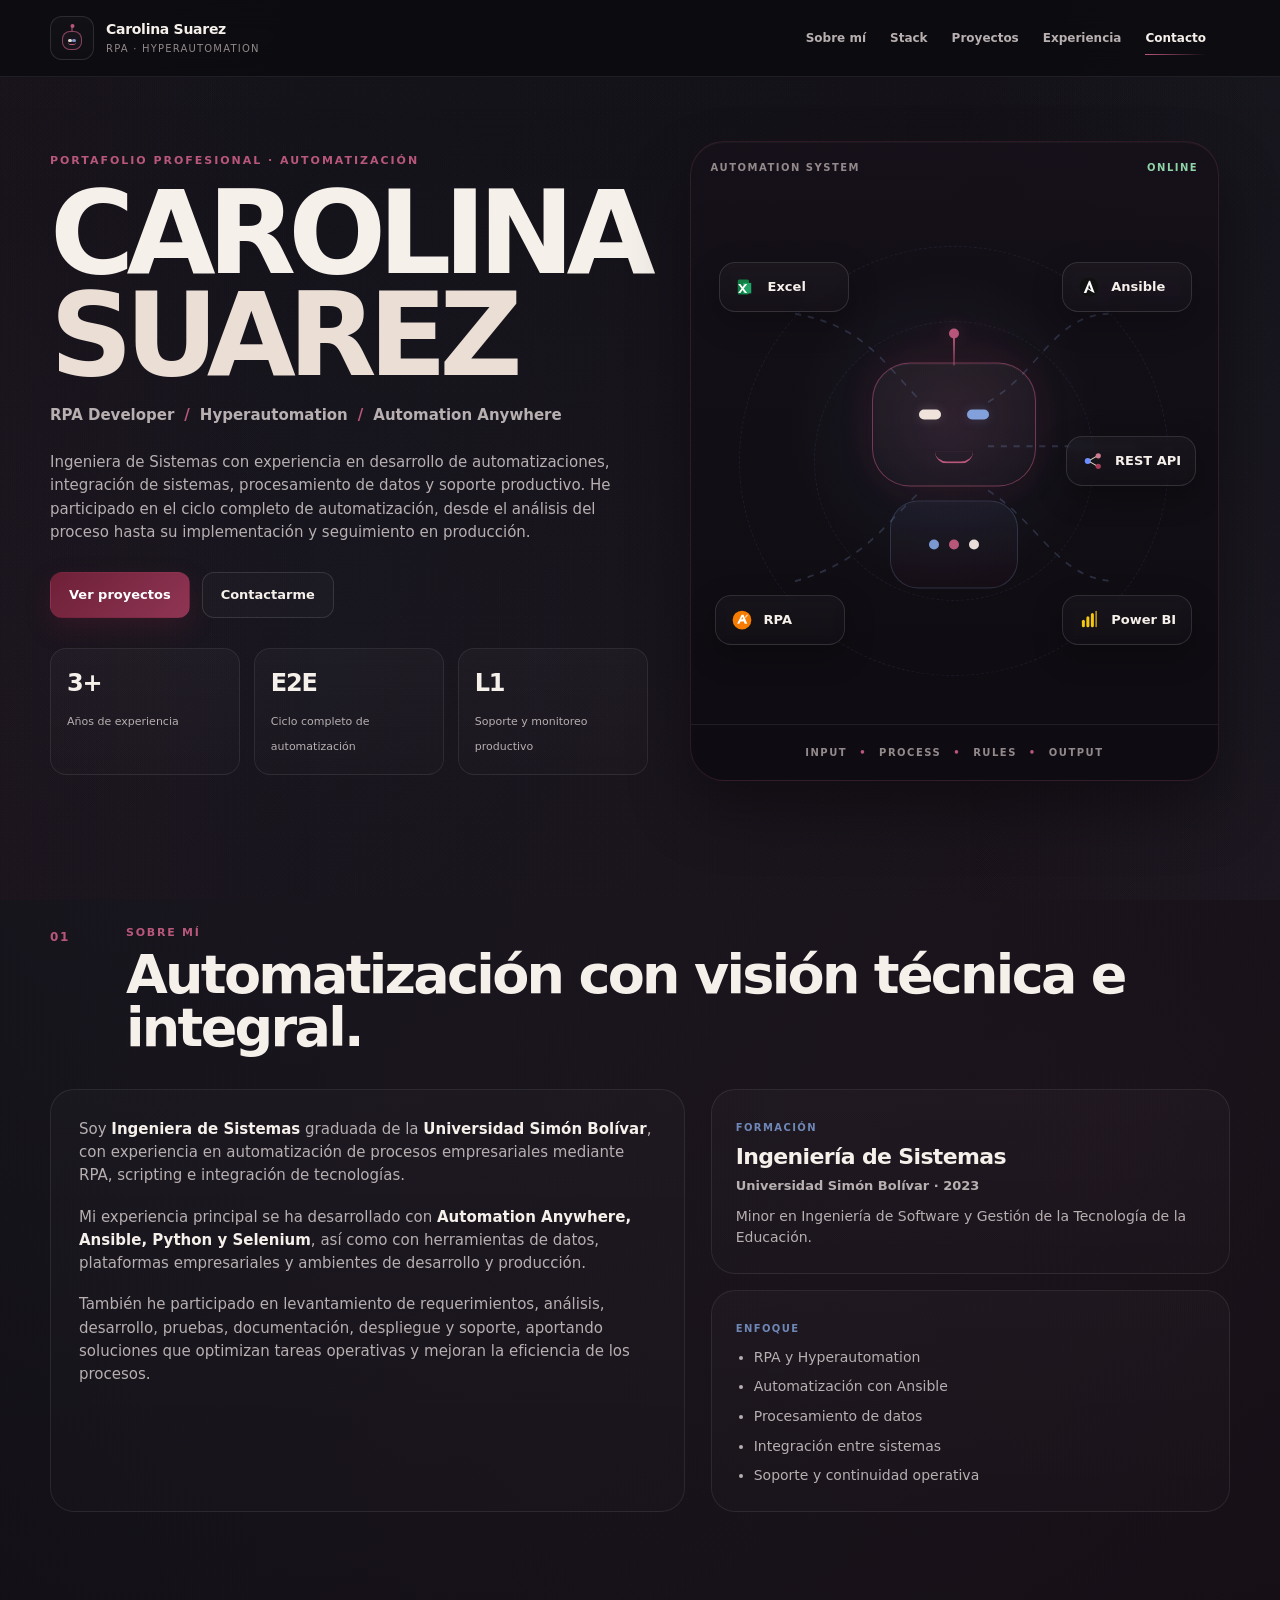
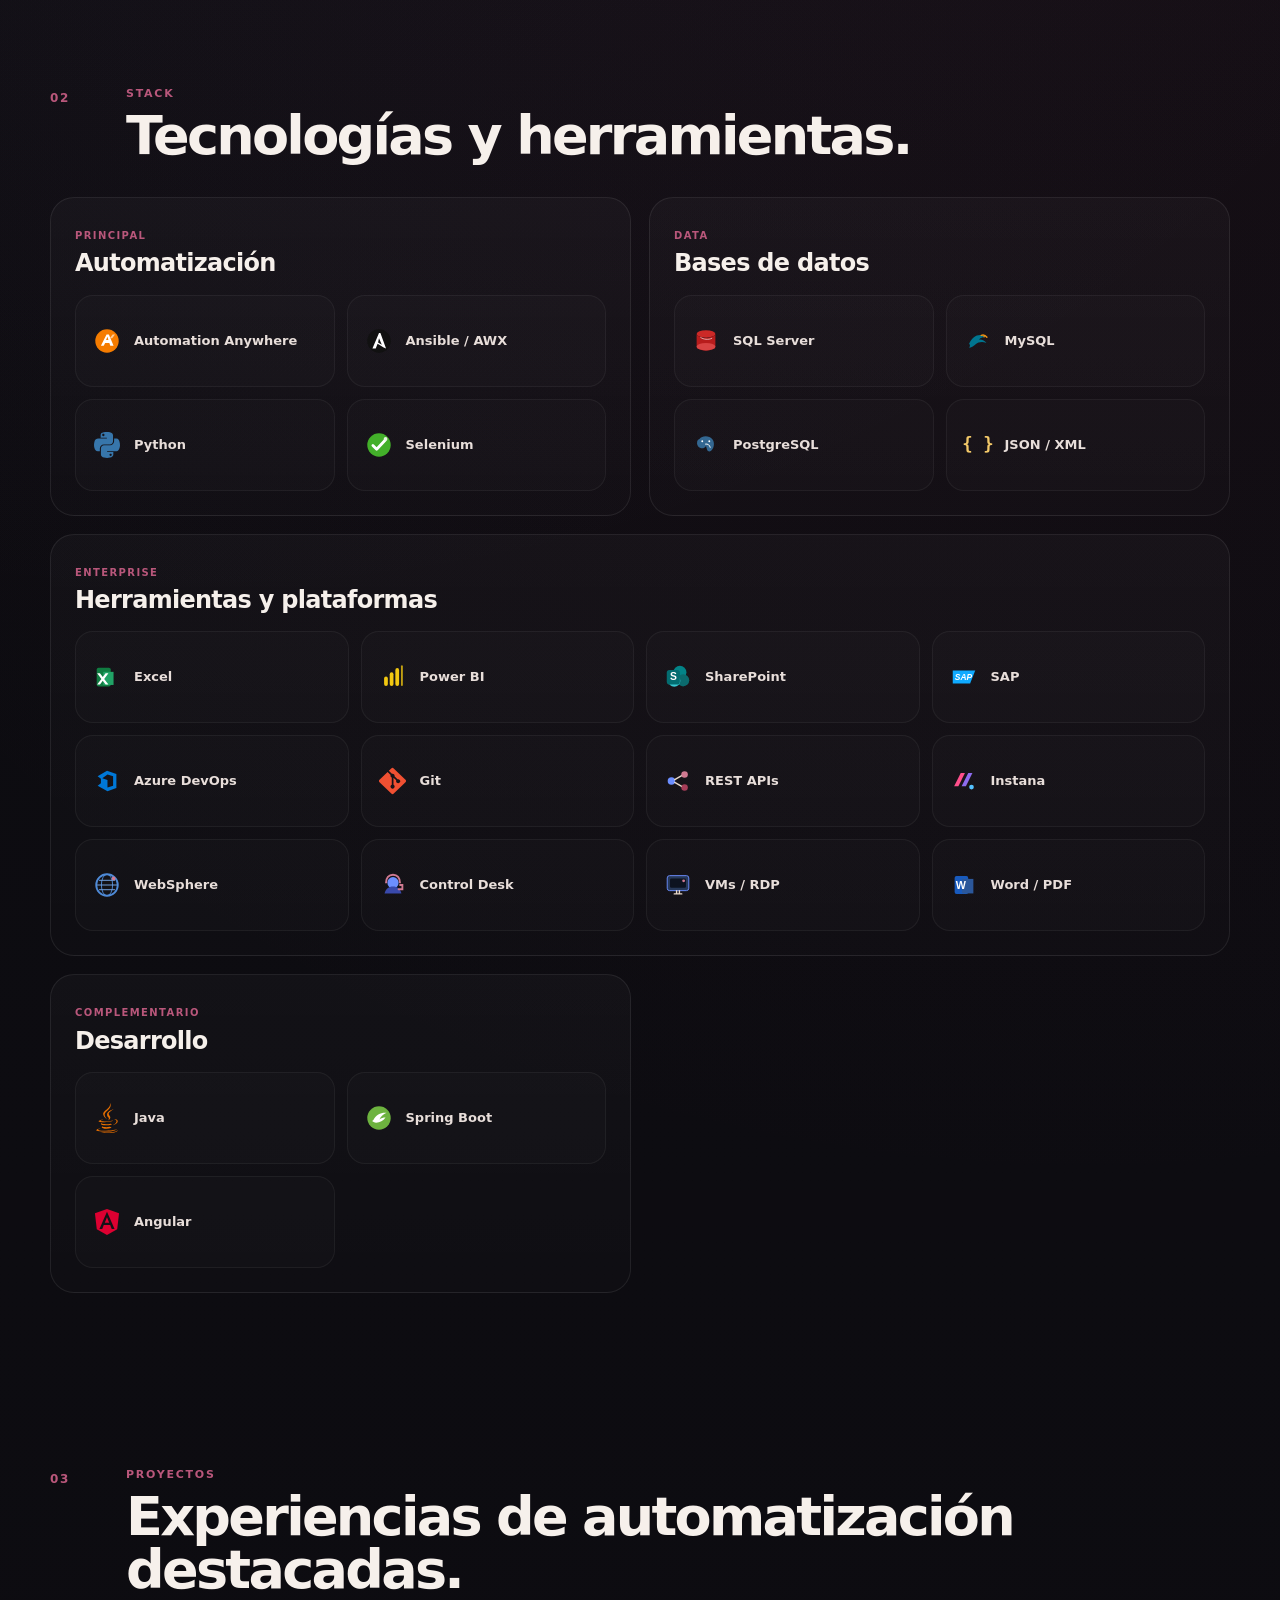
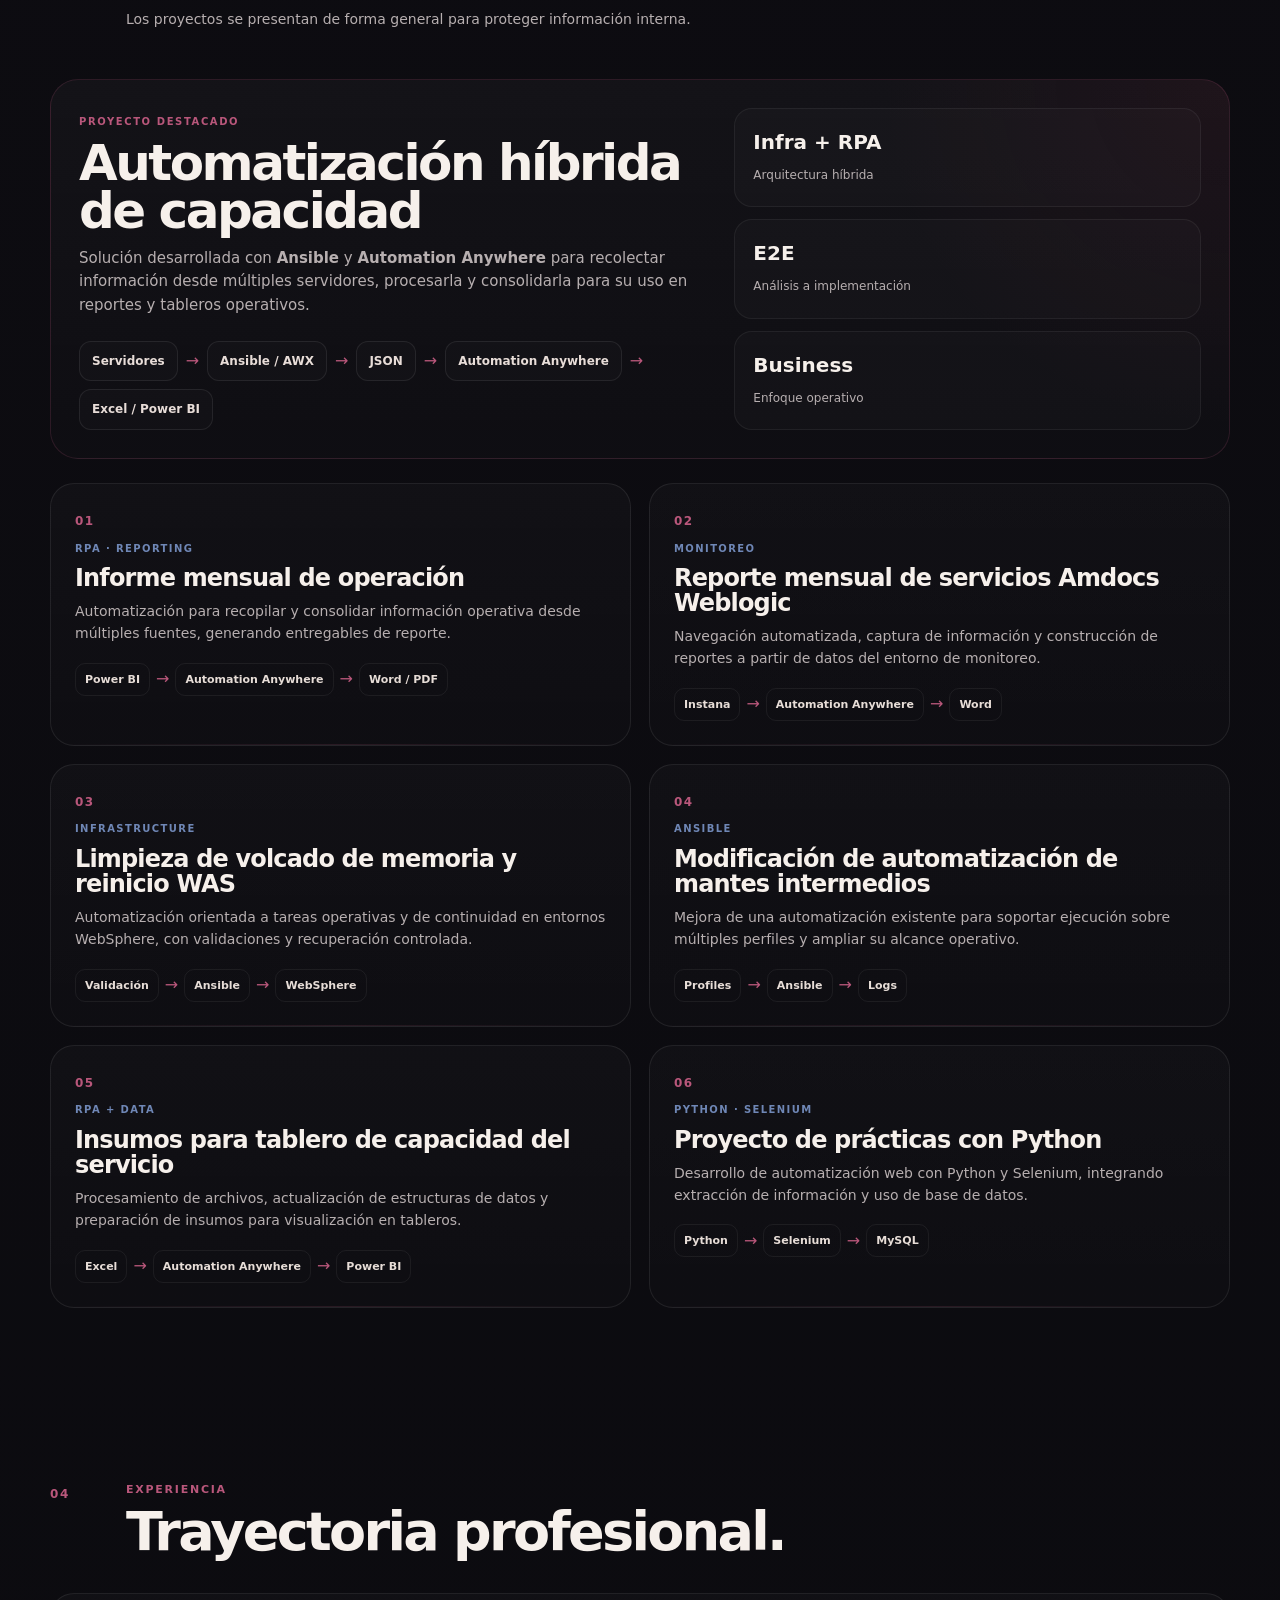
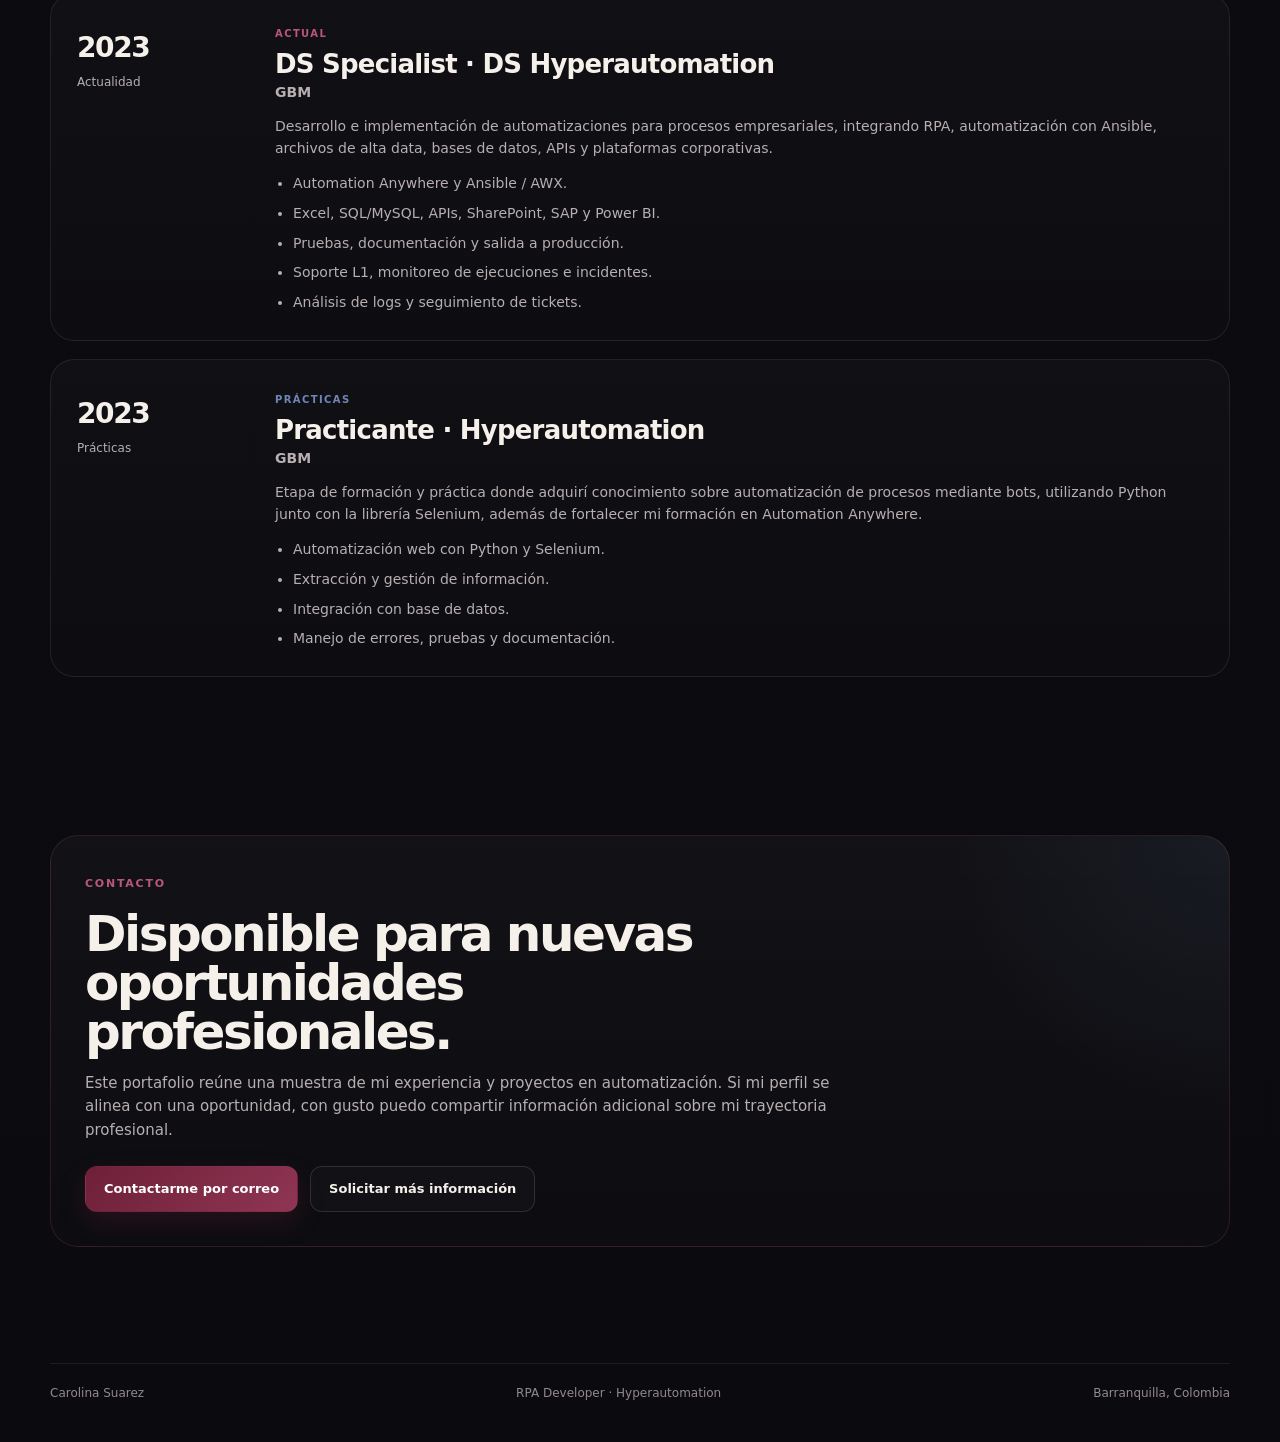
<file: index.html>
<!doctype html>
<html lang="es">
<head>
  <meta charset="utf-8" />
  <meta name="viewport" content="width=device-width,initial-scale=1" />
  <meta
    name="description"
    content="Portafolio profesional de Carolina Suarez, Ingeniera de Sistemas con experiencia en RPA, Hyperautomation, Automation Anywhere, Ansible, Python y automatización de procesos."
  />
  <meta name="theme-color" content="#0b0b0f" />
  <title>Carolina Suarez | RPA Developer</title>

  <link rel="icon" type="image/svg+xml" href="favicon.svg" />
  <link rel="alternate icon" href="favicon.ico" />
  <link rel="apple-touch-icon" href="apple-touch-icon.png" />
  <link rel="stylesheet" href="styles.css" />
</head>
<body>

  <div class="site-noise"></div>
  <div class="site-gradient"></div>

  <header class="header">
    <div class="container header-wrap">
      <a href="#inicio" class="brand">
        <div class="brand-mark">
          <div class="brand-bot">
            <span class="brand-antenna"></span>
            <div class="brand-face">
              <i></i>
              <i></i>
              <b></b>
            </div>
          </div>
        </div>

        <div class="brand-copy">
          <strong>Carolina Suarez</strong>
          <small>RPA · Hyperautomation</small>
        </div>
      </a>

      <nav class="nav" aria-label="principal">
        <a href="#sobre-mi">Sobre mí</a>
        <a href="#stack">Stack</a>
        <a href="#proyectos">Proyectos</a>
        <a href="#experiencia">Experiencia</a>
        <a href="#contacto">Contacto</a>
      </nav>

      <button id="menuButton" class="menu-button" type="button" aria-label="Abrir menú">
        <span></span>
        <span></span>
      </button>
    </div>

    <div id="mobileMenu" class="mobile-menu">
      <a href="#sobre-mi">Sobre mí</a>
      <a href="#stack">Stack</a>
      <a href="#proyectos">Proyectos</a>
      <a href="#experiencia">Experiencia</a>
      <a href="#contacto">Contacto</a>
    </div>
  </header>

  <main>

    <!-- HERO -->
    <section class="hero" id="inicio">
      <div class="container hero-grid">

        <div class="hero-copy reveal">
          <span class="eyebrow">PORTAFOLIO PROFESIONAL · AUTOMATIZACIÓN</span>

          <h1>
            CAROLINA
            <span>SUAREZ</span>
          </h1>

          <div class="hero-role">
            <span>RPA Developer</span>
            <i>/</i>
            <span>Hyperautomation</span>
            <i>/</i>
            <span id="dynamicWord">Automation Anywhere</span>
          </div>

          <p class="hero-text">
            Ingeniera de Sistemas con experiencia en desarrollo de automatizaciones,
            integración de sistemas, procesamiento de datos y soporte productivo.
            He participado en el ciclo completo de automatización, desde el análisis
            del proceso hasta su implementación y seguimiento en producción.
          </p>

          <div class="hero-actions">
            <a href="#proyectos" class="btn btn-primary">Ver proyectos</a>
            <a href="#contacto" class="btn btn-secondary">Contactarme</a>
          </div>

          <div class="hero-mini-stats">
            <article>
              <strong>3+</strong>
              <span>Años de experiencia</span>
            </article>

            <article>
              <strong>E2E</strong>
              <span>Ciclo completo de automatización</span>
            </article>

            <article>
              <strong>L1</strong>
              <span>Soporte y monitoreo productivo</span>
            </article>
          </div>
        </div>

        <div class="hero-visual reveal">
          <div class="hero-panel">
            <div class="panel-label top-left">AUTOMATION SYSTEM</div>
            <div class="panel-label top-right">ONLINE</div>

            <div class="visual-orbit orbit-one"></div>
            <div class="visual-orbit orbit-two"></div>

            <div class="visual-card visual-card-left top">
              <img src="assets/icons/excel.svg" alt="Excel" />
              <span>Excel</span>
            </div>

            <div class="visual-card visual-card-left bottom">
              <img src="assets/icons/automation-anywhere.svg" alt="Automation Anywhere" />
              <span>RPA</span>
            </div>

            <div class="visual-card visual-card-right top">
              <img src="assets/icons/ansible.svg" alt="Ansible" />
              <span>Ansible</span>
            </div>

            <div class="visual-card visual-card-right middle">
              <img src="assets/icons/api.svg" alt="REST API" />
              <span>REST API</span>
            </div>

            <div class="visual-card visual-card-right bottom">
              <img src="assets/icons/powerbi.svg" alt="Power BI" />
              <span>Power BI</span>
            </div>

            <div class="robot-core">
              <span class="robot-antenna-line"></span>
              <span class="robot-antenna-dot"></span>

              <div class="robot-head">
                <i></i>
                <i></i>
                <b></b>
              </div>

              <div class="robot-body">
                <span></span>
                <span></span>
                <span></span>
              </div>
            </div>

            <svg class="hero-flow" viewBox="0 0 700 520" preserveAspectRatio="none" aria-hidden="true">
              <path d="M138 140 C230 150, 255 180, 306 212" />
              <path d="M138 358 C230 342, 255 312, 306 284" />
              <path d="M394 212 C466 186, 482 138, 562 140" />
              <path d="M394 248 C470 248, 492 248, 592 248" />
              <path d="M394 284 C465 312, 486 356, 562 358" />
            </svg>

            <div class="hero-flow-footer">
              <span>INPUT</span>
              <i>•</i>
              <span>PROCESS</span>
              <i>•</i>
              <span>RULES</span>
              <i>•</i>
              <span>OUTPUT</span>
            </div>
          </div>
        </div>

      </div>
    </section>

    <!-- SOBRE MI -->
    <section class="section" id="sobre-mi">
      <div class="container">
        <div class="section-head reveal">
          <div class="section-number">01</div>
          <div>
            <span class="section-kicker">SOBRE MÍ</span>
            <h2>Automatización con visión técnica e integral.</h2>
          </div>
        </div>

        <div class="about-grid">
          <div class="about-copy reveal">
            <p>
              Soy <strong>Ingeniera de Sistemas</strong> graduada de la
              <strong>Universidad Simón Bolívar</strong>, con experiencia en
              automatización de procesos empresariales mediante RPA, scripting
              e integración de tecnologías.
            </p>

            <p>
              Mi experiencia principal se ha desarrollado con
              <strong>Automation Anywhere, Ansible, Python y Selenium</strong>,
              así como con herramientas de datos, plataformas empresariales y
              ambientes de desarrollo y producción.
            </p>

            <p>
              También he participado en levantamiento de requerimientos, análisis,
              desarrollo, pruebas, documentación, despliegue y soporte,
              aportando soluciones que optimizan tareas operativas y mejoran la
              eficiencia de los procesos.
            </p>
          </div>

          <div class="about-side reveal">
            <article class="about-side-card">
              <span class="side-kicker">FORMACIÓN</span>
              <h3>Ingeniería de Sistemas</h3>
              <strong>Universidad Simón Bolívar · 2023</strong>
              <p>
                Minor en Ingeniería de Software y Gestión de la Tecnología de la Educación.
              </p>
            </article>

            <article class="about-side-card">
              <span class="side-kicker">ENFOQUE</span>
              <ul>
                <li>RPA y Hyperautomation</li>
                <li>Automatización con Ansible</li>
                <li>Procesamiento de datos</li>
                <li>Integración entre sistemas</li>
                <li>Soporte y continuidad operativa</li>
              </ul>
            </article>
          </div>
        </div>
      </div>
    </section>

    <!-- STACK -->
    <section class="section" id="stack">
      <div class="container">
        <div class="section-head reveal">
          <div class="section-number">02</div>
          <div>
            <span class="section-kicker">STACK</span>
            <h2>Tecnologías y herramientas.</h2>
          </div>
        </div>

        <div class="stack-layout">

          <div class="stack-box reveal">
            <div class="stack-title">
              <span>PRINCIPAL</span>
              <h3>Automatización</h3>
            </div>

            <div class="stack-grid">
              <article>
                <img src="assets/icons/automation-anywhere.svg" alt="Automation Anywhere">
                <span>Automation Anywhere</span>
              </article>

              <article>
                <img src="assets/icons/ansible.svg" alt="Ansible">
                <span>Ansible / AWX</span>
              </article>

              <article>
                <img src="assets/icons/python.svg" alt="Python">
                <span>Python</span>
              </article>

              <article>
                <img src="assets/icons/selenium.svg" alt="Selenium">
                <span>Selenium</span>
              </article>
            </div>
          </div>

          <div class="stack-box reveal">
            <div class="stack-title">
              <span>DATA</span>
              <h3>Bases de datos</h3>
            </div>

            <div class="stack-grid">
              <article>
                <img src="assets/icons/sqlserver.svg" alt="SQL Server">
                <span>SQL Server</span>
              </article>

              <article>
                <img src="assets/icons/mysql.svg" alt="MySQL">
                <span>MySQL</span>
              </article>

              <article>
                <img src="assets/icons/postgresql.svg" alt="PostgreSQL">
                <span>PostgreSQL</span>
              </article>

              <article>
                <img src="assets/icons/json.svg" alt="JSON">
                <span>JSON / XML</span>
              </article>
            </div>
          </div>

          <div class="stack-box wide reveal">
            <div class="stack-title">
              <span>ENTERPRISE</span>
              <h3>Herramientas y plataformas</h3>
            </div>

            <div class="logo-cloud">
              <article><img src="assets/icons/excel.svg" alt="Excel"><span>Excel</span></article>
              <article><img src="assets/icons/powerbi.svg" alt="Power BI"><span>Power BI</span></article>
              <article><img src="assets/icons/sharepoint.svg" alt="SharePoint"><span>SharePoint</span></article>
              <article><img src="assets/icons/sap.svg" alt="SAP"><span>SAP</span></article>
              <article><img src="assets/icons/azure-devops.svg" alt="Azure DevOps"><span>Azure DevOps</span></article>
              <article><img src="assets/icons/git.svg" alt="Git"><span>Git</span></article>
              <article><img src="assets/icons/api.svg" alt="REST APIs"><span>REST APIs</span></article>
              <article><img src="assets/icons/instana.svg" alt="Instana"><span>Instana</span></article>
              <article><img src="assets/icons/websphere.svg" alt="WebSphere"><span>WebSphere</span></article>
              <article><img src="assets/icons/control-desk.svg" alt="Control Desk"><span>Control Desk</span></article>
              <article><img src="assets/icons/vm.svg" alt="VMs y RDP"><span>VMs / RDP</span></article>
              <article><img src="assets/icons/word.svg" alt="Word y PDF"><span>Word / PDF</span></article>
            </div>
          </div>

          <div class="stack-box reveal">
            <div class="stack-title">
              <span>COMPLEMENTARIO</span>
              <h3>Desarrollo</h3>
            </div>

            <div class="stack-grid">
              <article>
                <img src="assets/icons/java.svg" alt="Java">
                <span>Java</span>
              </article>

              <article>
                <img src="assets/icons/spring.svg" alt="Spring Boot">
                <span>Spring Boot</span>
              </article>

              <article>
                <img src="assets/icons/angular.svg" alt="Angular">
                <span>Angular</span>
              </article>
            </div>
          </div>

        </div>
      </div>
    </section>

    <!-- PROYECTOS -->
    <section class="section" id="proyectos">
      <div class="container">
        <div class="section-head reveal">
          <div class="section-number">03</div>
          <div>
            <span class="section-kicker">PROYECTOS</span>
            <h2>Experiencias de automatización destacadas.</h2>
            <p class="section-subtext">
              Los proyectos se presentan de forma general para proteger información interna.
            </p>
          </div>
        </div>

        <div class="featured-project reveal">
          <div class="featured-left">
            <span class="featured-tag">PROYECTO DESTACADO</span>
            <h3>Automatización híbrida de capacidad</h3>

            <p>
              Solución desarrollada con <strong>Ansible</strong> y
              <strong>Automation Anywhere</strong> para recolectar información
              desde múltiples servidores, procesarla y consolidarla para su uso
              en reportes y tableros operativos.
            </p>

            <div class="featured-flow">
              <span>Servidores</span>
              <i>→</i>
              <span>Ansible / AWX</span>
              <i>→</i>
              <span>JSON</span>
              <i>→</i>
              <span>Automation Anywhere</span>
              <i>→</i>
              <span>Excel / Power BI</span>
            </div>
          </div>

          <div class="featured-right">
            <div class="featured-metrics">
              <article>
                <strong>Infra + RPA</strong>
                <span>Arquitectura híbrida</span>
              </article>
              <article>
                <strong>E2E</strong>
                <span>Análisis a implementación</span>
              </article>
              <article>
                <strong>Business</strong>
                <span>Enfoque operativo</span>
              </article>
            </div>
          </div>
        </div>

        <div class="projects-grid">

          <article class="project-card reveal">
            <span class="project-index">01</span>
            <small>RPA · REPORTING</small>
            <h3>Informe mensual de operación</h3>
            <p>
              Automatización para recopilar y consolidar información operativa
              desde múltiples fuentes, generando entregables de reporte.
            </p>
            <div class="project-flow">
              <span>Power BI</span><i>→</i><span>Automation Anywhere</span><i>→</i><span>Word / PDF</span>
            </div>
          </article>

          <article class="project-card reveal">
            <span class="project-index">02</span>
            <small>MONITOREO</small>
            <h3>Reporte mensual de servicios Amdocs Weblogic</h3>
            <p>
              Navegación automatizada, captura de información y construcción
              de reportes a partir de datos del entorno de monitoreo.
            </p>
            <div class="project-flow">
              <span>Instana</span><i>→</i><span>Automation Anywhere</span><i>→</i><span>Word</span>
            </div>
          </article>

          <article class="project-card reveal">
            <span class="project-index">03</span>
            <small>INFRASTRUCTURE</small>
            <h3>Limpieza de volcado de memoria y reinicio WAS</h3>
            <p>
              Automatización orientada a tareas operativas y de continuidad en
              entornos WebSphere, con validaciones y recuperación controlada.
            </p>
            <div class="project-flow">
              <span>Validación</span><i>→</i><span>Ansible</span><i>→</i><span>WebSphere</span>
            </div>
          </article>

          <article class="project-card reveal">
            <span class="project-index">04</span>
            <small>ANSIBLE</small>
            <h3>Modificación de automatización de mantes intermedios</h3>
            <p>
              Mejora de una automatización existente para soportar ejecución
              sobre múltiples perfiles y ampliar su alcance operativo.
            </p>
            <div class="project-flow">
              <span>Profiles</span><i>→</i><span>Ansible</span><i>→</i><span>Logs</span>
            </div>
          </article>

          <article class="project-card reveal">
            <span class="project-index">05</span>
            <small>RPA + DATA</small>
            <h3>Insumos para tablero de capacidad del servicio</h3>
            <p>
              Procesamiento de archivos, actualización de estructuras de datos
              y preparación de insumos para visualización en tableros.
            </p>
            <div class="project-flow">
              <span>Excel</span><i>→</i><span>Automation Anywhere</span><i>→</i><span>Power BI</span>
            </div>
          </article>

          <article class="project-card reveal">
            <span class="project-index">06</span>
            <small>PYTHON · SELENIUM</small>
            <h3>Proyecto de prácticas con Python</h3>
            <p>
              Desarrollo de automatización web con Python y Selenium,
              integrando extracción de información y uso de base de datos.
            </p>
            <div class="project-flow">
              <span>Python</span><i>→</i><span>Selenium</span><i>→</i><span>MySQL</span>
            </div>
          </article>

        </div>
      </div>
    </section>

    <!-- EXPERIENCIA -->
    <section class="section" id="experiencia">
      <div class="container">
        <div class="section-head reveal">
          <div class="section-number">04</div>
          <div>
            <span class="section-kicker">EXPERIENCIA</span>
            <h2>Trayectoria profesional.</h2>
          </div>
        </div>

        <div class="timeline">

          <article class="timeline-item reveal">
            <div class="timeline-year">
              <span>2023</span>
              <small>Actualidad</small>
            </div>

            <div class="timeline-content">
              <span class="timeline-tag">ACTUAL</span>
              <h3>DS Specialist · DS Hyperautomation</h3>
              <strong>GBM</strong>

              <p>
                Desarrollo e implementación de automatizaciones para procesos
                empresariales, integrando RPA, automatización con Ansible,
                archivos de alta data, bases de datos, APIs y plataformas corporativas.
              </p>

              <ul>
                <li>Automation Anywhere y Ansible / AWX.</li>
                <li>Excel, SQL/MySQL, APIs, SharePoint, SAP y Power BI.</li>
                <li>Pruebas, documentación y salida a producción.</li>
                <li>Soporte L1, monitoreo de ejecuciones e incidentes.</li>
                <li>Análisis de logs y seguimiento de tickets.</li>
              </ul>
            </div>
          </article>

          <article class="timeline-item reveal">
            <div class="timeline-year">
              <span>2023</span>
              <small>Prácticas</small>
            </div>

            <div class="timeline-content">
              <span class="timeline-tag alt">PRÁCTICAS</span>
              <h3>Practicante · Hyperautomation</h3>
              <strong>GBM</strong>

              <p>
                Etapa de formación y práctica donde adquirí conocimiento sobre
                automatización de procesos mediante bots, utilizando Python junto
                con la librería Selenium, además de fortalecer mi formación en
                Automation Anywhere.
              </p>

              <ul>
                <li>Automatización web con Python y Selenium.</li>
                <li>Extracción y gestión de información.</li>
                <li>Integración con base de datos.</li>
                <li>Manejo de errores, pruebas y documentación.</li>
              </ul>
            </div>
          </article>

        </div>
      </div>
    </section>

    <!-- CONTACTO -->
    <section class="section contact-section" id="contacto">
      <div class="container">
        <div class="contact-box reveal">
          <span class="section-kicker">CONTACTO</span>
          <h2>Disponible para nuevas oportunidades profesionales.</h2>

          <p>
            Este portafolio reúne una muestra de mi experiencia y proyectos en automatización.
            Si mi perfil se alinea con una oportunidad, con gusto puedo compartir información
            adicional sobre mi trayectoria profesional.
          </p>

          <div class="contact-actions">
            <a
              href="mailto:carolinasuarez0112@hotmail.com?subject=Contacto%20profesional%20-%20Portafolio%20Carolina%20Suarez"
              class="btn btn-primary"
            >
              Contactarme por correo
            </a>

            <a
              href="mailto:carolinasuarez0112@hotmail.com?subject=Solicitud%20de%20informaci%C3%B3n%20profesional%20-%20Carolina%20Suarez"
              class="btn btn-secondary"
            >
              Solicitar más información
            </a>
          </div>
        </div>
      </div>
    </section>

  </main>

  <footer class="footer">
    <div class="container footer-wrap">
      <span>Carolina Suarez</span>
      <span>RPA Developer · Hyperautomation</span>
      <span>Barranquilla, Colombia</span>
    </div>
  </footer>

  <script src="script.js"></script>
</body>
</html>
</file>
<file: styles.css>
:root {
  --bg: #0b0b0f;
  --bg-2: #111116;
  --panel: #15131a;
  --panel-2: #18151d;
  --soft: #211b23;

  --text: #f6f0eb;
  --muted: #b7afb0;
  --muted-2: #93898b;

  --wine: #6e2037;
  --wine-2: #8f3554;
  --wine-3: #b9577b;

  --blue: #58709b;
  --blue-2: #6f87b6;

  --line: rgba(255,255,255,.08);
  --line-strong: rgba(255,255,255,.12);

  --shadow: 0 10px 30px rgba(0,0,0,.28);
  --radius: 18px;
  --max: 1180px;
}

* {
  box-sizing: border-box;
}

html {
  scroll-behavior: smooth;
}

body {
  margin: 0;
  background:
    radial-gradient(circle at 15% 10%, rgba(111,135,182,.08), transparent 28%),
    radial-gradient(circle at 85% 18%, rgba(143,53,84,.10), transparent 32%),
    linear-gradient(180deg, #0b0b0f 0%, #0d0c11 45%, #0b0b0f 100%);
  color: var(--text);
  font-family:
    Inter,
    ui-sans-serif,
    system-ui,
    -apple-system,
    BlinkMacSystemFont,
    "Segoe UI",
    sans-serif;
  line-height: 1.55;
  overflow-x: hidden;
}

body.menu-open {
  overflow: hidden;
}

a {
  color: inherit;
  text-decoration: none;
}

button,
a {
  -webkit-tap-highlight-color: transparent;
}

img {
  display: block;
  max-width: 100%;
}

.container {
  width: min(var(--max), calc(100% - 40px));
  margin-inline: auto;
}

.site-noise {
  position: fixed;
  inset: 0;
  pointer-events: none;
  opacity: .045;
  background-image:
    radial-gradient(rgba(255,255,255,.55) .45px, transparent .45px);
  background-size: 9px 9px;
  z-index: 0;
}

.site-gradient {
  position: fixed;
  inset: 0;
  pointer-events: none;
  background:
    linear-gradient(90deg, rgba(110,32,55,.07), transparent 25%, transparent 75%, rgba(88,112,155,.06)),
    linear-gradient(180deg, rgba(255,255,255,.01), transparent 24%);
  z-index: 0;
}

main,
header,
footer {
  position: relative;
  z-index: 1;
}

/* HEADER */

.header {
  position: sticky;
  top: 0;
  z-index: 100;
  backdrop-filter: blur(14px);
  background: rgba(11,11,15,.78);
  border-bottom: 1px solid var(--line);
}

.header-wrap {
  min-height: 76px;
  display: grid;
  grid-template-columns: 1fr auto auto;
  align-items: center;
  gap: 24px;
}

.brand {
  display: flex;
  align-items: center;
  gap: 12px;
}

.brand-mark {
  width: 44px;
  height: 44px;
  border: 1px solid var(--line-strong);
  border-radius: 12px;
  display: grid;
  place-items: center;
  background:
    linear-gradient(180deg, rgba(255,255,255,.025), rgba(255,255,255,.01));
}

.brand-copy {
  display: flex;
  flex-direction: column;
}

.brand-copy strong {
  font-size: 14px;
  font-weight: 700;
  letter-spacing: -.02em;
}

.brand-copy small {
  font-size: 10px;
  color: var(--muted-2);
  letter-spacing: .12em;
  text-transform: uppercase;
}

.nav {
  display: flex;
  gap: 24px;
}

.nav a {
  font-size: 12px;
  font-weight: 600;
  color: var(--muted);
  transition: color .2s ease;
  position: relative;
}

.nav a:hover,
.nav a.active {
  color: var(--text);
}

.nav a.active::after,
.nav a:hover::after {
  content: "";
  position: absolute;
  left: 0;
  right: 0;
  bottom: -8px;
  height: 1px;
  background: linear-gradient(90deg, var(--wine-3), transparent);
}

.menu-button {
  display: none;
  width: 42px;
  height: 42px;
  border: 1px solid var(--line);
  border-radius: 12px;
  background: none;
  cursor: pointer;
  position: relative;
}

.menu-button span {
  position: absolute;
  left: 11px;
  right: 11px;
  height: 1.5px;
  background: var(--text);
  transition: .2s ease;
}

.menu-button span:first-child {
  top: 16px;
}

.menu-button span:last-child {
  top: 24px;
}

.menu-button.open span:first-child {
  top: 20px;
  transform: rotate(45deg);
}

.menu-button.open span:last-child {
  top: 20px;
  transform: rotate(-45deg);
}

.mobile-menu {
  display: none;
  padding: 0 20px 18px;
  border-top: 1px solid var(--line);
  background: rgba(11,11,15,.97);
}

.mobile-menu a {
  display: block;
  padding: 15px 0;
  border-bottom: 1px solid var(--line);
  font-size: 15px;
  font-weight: 600;
}

/* MINI BOT */

.brand-bot {
  position: relative;
  width: 24px;
  height: 24px;
}

.brand-antenna {
  position: absolute;
  left: 50%;
  top: 0;
  width: 1px;
  height: 6px;
  background: var(--wine-3);
  transform: translateX(-50%);
}

.brand-antenna::before {
  content: "";
  position: absolute;
  left: 50%;
  top: -2px;
  width: 4px;
  height: 4px;
  background: var(--wine-3);
  border-radius: 50%;
  transform: translateX(-50%);
}

.brand-face {
  position: absolute;
  inset: 5px 2px 0;
  border: 1.2px solid rgba(185,87,123,.72);
  border-radius: 8px;
  background: #17141b;
}

.brand-face i {
  position: absolute;
  top: 7px;
  width: 4px;
  height: 3px;
  border-radius: 50px;
  background: #e7ddd6;
}

.brand-face i:first-child {
  left: 5px;
}

.brand-face i:nth-child(2) {
  right: 5px;
  background: #7f95c4;
}

.brand-face b {
  position: absolute;
  left: 50%;
  bottom: 4px;
  width: 8px;
  height: 3px;
  border-bottom: 1.5px solid var(--wine-3);
  border-radius: 0 0 10px 10px;
  transform: translateX(-50%);
}

/* HERO */

.hero {
  padding: 64px 0 54px;
}

.hero-grid {
  display: grid;
  grid-template-columns: 1.02fr .98fr;
  gap: 42px;
  align-items: center;
}

.eyebrow {
  display: inline-block;
  color: var(--wine-3);
  font-size: 11px;
  font-weight: 700;
  letter-spacing: .18em;
  text-transform: uppercase;
  margin-bottom: 14px;
}

.hero h1 {
  margin: 0;
  font-size: clamp(58px, 9vw, 122px);
  line-height: .88;
  letter-spacing: -.07em;
  font-weight: 800;
}

.hero h1 span {
  display: block;
  color: #eaded5;
}

.hero-role {
  margin-top: 18px;
  display: flex;
  flex-wrap: wrap;
  gap: 10px;
  align-items: center;
  color: var(--muted);
  font-size: 15px;
  font-weight: 600;
}

.hero-role i {
  color: var(--wine-3);
  font-style: normal;
}

.hero-text {
  max-width: 650px;
  margin-top: 24px;
  color: var(--muted);
  font-size: 15px;
}

.hero-actions {
  display: flex;
  flex-wrap: wrap;
  gap: 12px;
  margin-top: 28px;
}

.btn {
  min-height: 46px;
  padding: 0 18px;
  border-radius: 12px;
  border: 1px solid transparent;
  display: inline-flex;
  align-items: center;
  justify-content: center;
  gap: 8px;
  font-size: 13px;
  font-weight: 700;
  transition: transform .2s ease, border .2s ease, background .2s ease;
}

.btn:hover {
  transform: translateY(-2px);
}

.btn-primary {
  background: linear-gradient(135deg, var(--wine), var(--wine-2));
  color: #fff;
  box-shadow: 0 10px 25px rgba(110,32,55,.26);
}

.btn-primary:hover {
  background: linear-gradient(135deg, #7b2842, #9d4162);
}

.btn-secondary {
  background: rgba(255,255,255,.02);
  border-color: var(--line-strong);
}

.btn-secondary:hover {
  border-color: rgba(185,87,123,.45);
}

.hero-mini-stats {
  margin-top: 30px;
  display: grid;
  grid-template-columns: repeat(3,1fr);
  gap: 14px;
}

.hero-mini-stats article {
  padding: 16px;
  border: 1px solid var(--line);
  border-radius: 16px;
  background:
    linear-gradient(180deg, rgba(255,255,255,.028), rgba(255,255,255,.01));
}

.hero-mini-stats strong {
  display: block;
  font-size: 24px;
  font-weight: 800;
  letter-spacing: -.05em;
  margin-bottom: 6px;
}

.hero-mini-stats span {
  font-size: 11px;
  color: var(--muted);
}

/* HERO VISUAL */

.hero-visual {
  min-width: 0;
}

.hero-panel {
  position: relative;
  min-height: 640px;
  border: 1px solid rgba(185,87,123,.18);
  border-radius: 34px;
  overflow: hidden;
  background:
    radial-gradient(circle at 50% 43%, rgba(110,32,55,.18), transparent 24%),
    radial-gradient(circle at 48% 45%, rgba(88,112,155,.13), transparent 35%),
    linear-gradient(180deg, rgba(22,17,25,.96), rgba(14,12,18,.98));
  box-shadow:
    inset 0 1px 0 rgba(255,255,255,.03),
    0 30px 60px rgba(0,0,0,.35);
}

.panel-label {
  position: absolute;
  font-size: 10px;
  font-weight: 700;
  letter-spacing: .15em;
  color: var(--muted-2);
  z-index: 3;
}

.top-left {
  top: 18px;
  left: 20px;
}

.top-right {
  top: 18px;
  right: 20px;
  color: #8fd3a8;
}

.visual-orbit {
  position: absolute;
  border: 1px dashed rgba(111,135,182,.12);
  border-radius: 50%;
  left: 50%;
  top: 50%;
  transform: translate(-50%,-50%);
}

.orbit-one {
  width: 280px;
  height: 280px;
}

.orbit-two {
  width: 430px;
  height: 430px;
}

.visual-card {
  position: absolute;
  z-index: 4;
  min-width: 130px;
  padding: 12px 14px;
  border: 1px solid var(--line-strong);
  border-radius: 16px;
  background:
    linear-gradient(180deg, rgba(255,255,255,.03), rgba(255,255,255,.01));
  display: flex;
  align-items: center;
  gap: 10px;
  box-shadow: var(--shadow);
  backdrop-filter: blur(5px);
}

.visual-card img {
  width: 24px;
  height: 24px;
  object-fit: contain;
}

.visual-card span {
  font-size: 13px;
  font-weight: 600;
}

.visual-card-left.top {
  left: 28px;
  top: 120px;
}

.visual-card-left.bottom {
  left: 24px;
  bottom: 135px;
}

.visual-card-right.top {
  right: 26px;
  top: 120px;
}

.visual-card-right.middle {
  right: 22px;
  top: 50%;
  transform: translateY(-50%);
}

.visual-card-right.bottom {
  right: 26px;
  bottom: 135px;
}

.robot-core {
  position: absolute;
  left: 50%;
  top: 50%;
  width: 200px;
  height: 255px;
  transform: translate(-50%,-50%);
  z-index: 4;
}

.robot-antenna-line {
  position: absolute;
  top: 2px;
  left: 50%;
  width: 2px;
  height: 30px;
  background: linear-gradient(180deg, var(--wine-3), rgba(185,87,123,.4));
  transform: translateX(-50%);
}

.robot-antenna-dot {
  position: absolute;
  top: -5px;
  left: 50%;
  width: 10px;
  height: 10px;
  background: var(--wine-3);
  border-radius: 50%;
  transform: translateX(-50%);
  box-shadow: 0 0 18px rgba(185,87,123,.4);
}

.robot-head {
  position: absolute;
  top: 29px;
  left: 18px;
  right: 18px;
  height: 124px;
  border: 1.5px solid rgba(185,87,123,.55);
  border-radius: 38px;
  background:
    linear-gradient(180deg, rgba(255,255,255,.035), rgba(255,255,255,.015));
  box-shadow:
    inset 0 1px 0 rgba(255,255,255,.05),
    0 0 35px rgba(110,32,55,.14);
}

.robot-head i {
  position: absolute;
  top: 46px;
  width: 22px;
  height: 10px;
  border-radius: 999px;
  animation: blink 4.5s ease-in-out infinite;
}

.robot-head i:first-child {
  left: 46px;
  background: #efe3dc;
  box-shadow: 0 0 12px rgba(239,227,220,.18);
}

.robot-head i:nth-child(2) {
  right: 46px;
  background: #82a0da;
  box-shadow: 0 0 12px rgba(130,160,218,.22);
}

.robot-head b {
  position: absolute;
  left: 50%;
  bottom: 22px;
  width: 38px;
  height: 12px;
  border-bottom: 2px solid var(--wine-3);
  border-radius: 0 0 18px 18px;
  transform: translateX(-50%);
}

.robot-body {
  position: absolute;
  left: 36px;
  right: 36px;
  bottom: 0;
  height: 88px;
  border: 1px solid rgba(111,135,182,.26);
  border-radius: 28px;
  display: flex;
  align-items: center;
  justify-content: center;
  gap: 10px;
  background:
    linear-gradient(180deg, rgba(88,112,155,.10), rgba(110,32,55,.08));
}

.robot-body span {
  width: 10px;
  height: 10px;
  border-radius: 50%;
}

.robot-body span:first-child {
  background: #7b98d0;
}

.robot-body span:nth-child(2) {
  background: var(--wine-3);
}

.robot-body span:nth-child(3) {
  background: #e8ddd8;
}

.hero-flow {
  position: absolute;
  inset: 0;
  z-index: 2;
  width: 100%;
  height: 100%;
}

.hero-flow path {
  fill: none;
  stroke: rgba(111,135,182,.28);
  stroke-width: 1.6;
  stroke-dasharray: 8 9;
  animation: dashMove 7s linear infinite;
}

.hero-flow-footer {
  position: absolute;
  left: 0;
  right: 0;
  bottom: 0;
  height: 56px;
  border-top: 1px solid var(--line);
  display: flex;
  align-items: center;
  justify-content: center;
  gap: 12px;
  color: var(--muted-2);
  font-size: 10px;
  font-weight: 700;
  letter-spacing: .15em;
}

.hero-flow-footer i {
  color: var(--wine-3);
  font-style: normal;
}

/* SECTIONS */

.section {
  padding: 84px 0;
}

.section-head {
  display: grid;
  grid-template-columns: 56px 1fr;
  gap: 20px;
  align-items: start;
  margin-bottom: 34px;
}

.section-number {
  font-size: 12px;
  font-weight: 800;
  color: var(--wine-3);
  letter-spacing: .14em;
  padding-top: 9px;
}

.section-kicker {
  display: inline-block;
  color: var(--wine-3);
  font-size: 11px;
  font-weight: 700;
  letter-spacing: .16em;
  text-transform: uppercase;
  margin-bottom: 8px;
}

.section-head h2 {
  margin: 0;
  font-size: clamp(30px, 5vw, 54px);
  line-height: .98;
  letter-spacing: -.05em;
  font-weight: 780;
}

.section-subtext {
  margin-top: 12px;
  color: var(--muted);
  font-size: 14px;
}

/* ABOUT */

.about-grid {
  display: grid;
  grid-template-columns: 1.1fr .9fr;
  gap: 26px;
}

.about-copy {
  padding: 28px;
  border: 1px solid var(--line);
  border-radius: 24px;
  background:
    linear-gradient(180deg, rgba(255,255,255,.02), rgba(255,255,255,.01));
}

.about-copy p {
  margin: 0 0 18px;
  color: var(--muted);
  font-size: 15px;
}

.about-copy p:last-child {
  margin-bottom: 0;
}

.about-copy strong {
  color: var(--text);
  font-weight: 700;
}

.about-side {
  display: grid;
  gap: 16px;
}

.about-side-card {
  padding: 24px;
  border: 1px solid var(--line);
  border-radius: 24px;
  background:
    linear-gradient(180deg, rgba(255,255,255,.024), rgba(255,255,255,.01));
}

.side-kicker {
  display: inline-block;
  color: var(--blue-2);
  font-size: 10px;
  font-weight: 700;
  letter-spacing: .14em;
  text-transform: uppercase;
  margin-bottom: 10px;
}

.about-side-card h3 {
  margin: 0 0 6px;
  font-size: 22px;
  line-height: 1.1;
  letter-spacing: -.03em;
}

.about-side-card strong {
  display: block;
  color: var(--muted);
  font-size: 13px;
  margin-bottom: 10px;
}

.about-side-card p {
  margin: 0;
  color: var(--muted);
  font-size: 14px;
}

.about-side-card ul {
  margin: 0;
  padding-left: 18px;
  color: var(--muted);
  font-size: 14px;
  display: grid;
  gap: 8px;
}

/* STACK */

.stack-layout {
  display: grid;
  grid-template-columns: repeat(2,1fr);
  gap: 18px;
}

.stack-box {
  padding: 24px;
  border: 1px solid var(--line);
  border-radius: 24px;
  background:
    linear-gradient(180deg, rgba(255,255,255,.028), rgba(255,255,255,.01));
}

.stack-box.wide {
  grid-column: 1 / -1;
}

.stack-title {
  margin-bottom: 18px;
}

.stack-title span {
  display: inline-block;
  color: var(--wine-3);
  font-size: 10px;
  font-weight: 700;
  letter-spacing: .14em;
  text-transform: uppercase;
  margin-bottom: 8px;
}

.stack-title h3 {
  margin: 0;
  font-size: 24px;
  line-height: 1.05;
  letter-spacing: -.03em;
}

.stack-grid {
  display: grid;
  grid-template-columns: repeat(2,1fr);
  gap: 12px;
}

.stack-grid article,
.logo-cloud article {
  min-height: 92px;
  padding: 16px;
  border: 1px solid rgba(255,255,255,.05);
  border-radius: 18px;
  background: rgba(255,255,255,.015);
  display: flex;
  align-items: center;
  gap: 12px;
  transition: transform .2s ease, border .2s ease, background .2s ease;
}

.stack-grid article:hover,
.logo-cloud article:hover {
  transform: translateY(-3px);
  border-color: rgba(185,87,123,.22);
  background: rgba(255,255,255,.024);
}

.stack-grid img,
.logo-cloud img {
  width: 30px;
  height: 30px;
  object-fit: contain;
}

.stack-grid span,
.logo-cloud span {
  font-size: 13px;
  font-weight: 600;
  color: #e8deda;
}

.logo-cloud {
  display: grid;
  grid-template-columns: repeat(4,1fr);
  gap: 12px;
}

/* FEATURED PROJECT */

.featured-project {
  padding: 28px;
  border: 1px solid rgba(185,87,123,.18);
  border-radius: 28px;
  background:
    radial-gradient(circle at right top, rgba(110,32,55,.12), transparent 28%),
    linear-gradient(180deg, rgba(255,255,255,.03), rgba(255,255,255,.012));
  display: grid;
  grid-template-columns: 1.15fr .85fr;
  gap: 24px;
  margin-bottom: 24px;
}

.featured-tag {
  display: inline-block;
  color: var(--wine-3);
  font-size: 10px;
  font-weight: 700;
  letter-spacing: .16em;
  text-transform: uppercase;
  margin-bottom: 10px;
}

.featured-project h3 {
  margin: 0 0 12px;
  font-size: clamp(30px, 4vw, 50px);
  line-height: .96;
  letter-spacing: -.05em;
  font-weight: 780;
}

.featured-project p {
  margin: 0;
  color: var(--muted);
  font-size: 15px;
  max-width: 680px;
}

.featured-flow {
  margin-top: 24px;
  display: flex;
  flex-wrap: wrap;
  gap: 8px;
  align-items: center;
}

.featured-flow span {
  padding: 10px 12px;
  border: 1px solid var(--line);
  border-radius: 12px;
  background: rgba(255,255,255,.016);
  font-size: 12px;
  font-weight: 600;
  color: #e8ddd8;
}

.featured-flow i {
  color: var(--wine-3);
  font-style: normal;
}

.featured-right {
  display: flex;
  align-items: stretch;
}

.featured-metrics {
  width: 100%;
  display: grid;
  gap: 12px;
}

.featured-metrics article {
  padding: 18px;
  border: 1px solid rgba(255,255,255,.06);
  border-radius: 18px;
  background: rgba(255,255,255,.018);
}

.featured-metrics strong {
  display: block;
  font-size: 20px;
  font-weight: 750;
  margin-bottom: 4px;
}

.featured-metrics span {
  font-size: 12px;
  color: var(--muted);
}

/* PROJECTS GRID */

.projects-grid {
  display: grid;
  grid-template-columns: repeat(2,1fr);
  gap: 18px;
}

.project-card {
  position: relative;
  padding: 24px;
  border: 1px solid var(--line);
  border-radius: 24px;
  background:
    linear-gradient(180deg, rgba(255,255,255,.024), rgba(255,255,255,.01));
  min-height: 250px;
  overflow: hidden;
}

.project-card::after {
  content: "";
  position: absolute;
  inset: auto 0 0 0;
  height: 1px;
  background: linear-gradient(90deg, transparent, rgba(185,87,123,.45), transparent);
  opacity: .35;
}

.project-index {
  display: inline-block;
  margin-bottom: 10px;
  color: var(--wine-3);
  font-size: 12px;
  font-weight: 800;
  letter-spacing: .12em;
}

.project-card small {
  display: block;
  color: var(--blue-2);
  font-size: 10px;
  font-weight: 700;
  letter-spacing: .14em;
  text-transform: uppercase;
  margin-bottom: 10px;
}

.project-card h3 {
  margin: 0 0 10px;
  font-size: 24px;
  line-height: 1.05;
  letter-spacing: -.035em;
}

.project-card p {
  margin: 0;
  color: var(--muted);
  font-size: 14px;
}

.project-flow {
  margin-top: 18px;
  display: flex;
  flex-wrap: wrap;
  gap: 6px;
  align-items: center;
}

.project-flow span {
  padding: 7px 9px;
  border: 1px solid rgba(255,255,255,.06);
  border-radius: 10px;
  font-size: 11px;
  font-weight: 600;
  color: #e7ddd7;
}

.project-flow i {
  color: var(--wine-3);
  font-style: normal;
}

/* TIMELINE */

.timeline {
  display: grid;
  gap: 18px;
}

.timeline-item {
  display: grid;
  grid-template-columns: 180px 1fr;
  gap: 18px;
  padding: 26px;
  border: 1px solid var(--line);
  border-radius: 24px;
  background:
    linear-gradient(180deg, rgba(255,255,255,.024), rgba(255,255,255,.01));
}

.timeline-year {
  padding-top: 6px;
}

.timeline-year span {
  display: block;
  font-size: 28px;
  font-weight: 800;
  letter-spacing: -.05em;
}

.timeline-year small {
  color: var(--muted);
  font-size: 12px;
}

.timeline-tag {
  display: inline-block;
  color: var(--wine-3);
  font-size: 10px;
  font-weight: 700;
  letter-spacing: .14em;
  text-transform: uppercase;
  margin-bottom: 10px;
}

.timeline-tag.alt {
  color: var(--blue-2);
}

.timeline-content h3 {
  margin: 0 0 4px;
  font-size: 26px;
  line-height: 1.04;
  letter-spacing: -.03em;
}

.timeline-content > strong {
  display: block;
  color: var(--muted);
  font-size: 14px;
  margin-bottom: 12px;
}

.timeline-content p {
  margin: 0 0 14px;
  color: var(--muted);
  font-size: 14px;
}

.timeline-content ul {
  margin: 0;
  padding-left: 18px;
  display: grid;
  gap: 8px;
  color: var(--muted);
  font-size: 14px;
}

/* CONTACT */

.contact-section {
  padding-top: 74px;
}

.contact-box {
  padding: 34px;
  border: 1px solid rgba(185,87,123,.18);
  border-radius: 28px;
  background:
    radial-gradient(circle at right top, rgba(88,112,155,.10), transparent 22%),
    linear-gradient(180deg, rgba(255,255,255,.03), rgba(255,255,255,.012));
}

.contact-box h2 {
  margin: 10px 0 12px;
  font-size: clamp(30px, 4vw, 50px);
  line-height: .98;
  letter-spacing: -.05em;
  max-width: 720px;
}

.contact-box p {
  max-width: 760px;
  color: var(--muted);
  font-size: 15px;
}

.contact-actions {
  margin-top: 24px;
  display: flex;
  flex-wrap: wrap;
  gap: 12px;
}

/* FOOTER */

.footer {
  padding: 32px 0 40px;
}

.footer-wrap {
  border-top: 1px solid var(--line);
  padding-top: 20px;
  display: flex;
  justify-content: space-between;
  gap: 16px;
  color: var(--muted-2);
  font-size: 12px;
}

/* ANIMATIONS */

@keyframes blink {
  0%, 47%, 53%, 100% {
    transform: scaleY(1);
  }
  50% {
    transform: scaleY(.18);
  }
}

@keyframes dashMove {
  to {
    stroke-dashoffset: -40;
  }
}

/* REVEAL */

.reveal {
  opacity: 0;
  transform: translateY(24px);
  transition: opacity .65s ease, transform .65s ease;
}

.reveal.visible {
  opacity: 1;
  transform: translateY(0);
}

/* RESPONSIVE */

@media (max-width: 1100px) {
  .hero-grid,
  .about-grid,
  .featured-project {
    grid-template-columns: 1fr;
  }

  .logo-cloud {
    grid-template-columns: repeat(3,1fr);
  }
}

@media (max-width: 900px) {
  .nav {
    display: none;
  }

  .menu-button {
    display: block;
  }

  .mobile-menu.open {
    display: block;
  }

  .hero {
    padding-top: 40px;
  }

  .hero-mini-stats,
  .stack-layout,
  .projects-grid {
    grid-template-columns: 1fr;
  }

  .logo-cloud {
    grid-template-columns: repeat(2,1fr);
  }

  .timeline-item {
    grid-template-columns: 1fr;
  }

  .hero-panel {
    min-height: 600px;
  }
}

@media (max-width: 680px) {
  .container {
    width: calc(100% - 24px);
  }

  .header-wrap {
    min-height: 68px;
  }

  .hero h1 {
    font-size: clamp(48px, 17vw, 80px);
  }

  .hero-role {
    font-size: 14px;
  }

  .hero-text,
  .project-card p,
  .timeline-content p,
  .about-copy p,
  .contact-box p {
    font-size: 14px;
  }

  .hero-panel {
    min-height: 540px;
    border-radius: 24px;
  }

  .visual-card {
    min-width: 110px;
    padding: 10px 11px;
  }

  .visual-card span {
    font-size: 11px;
  }

  .visual-card-left.top {
    top: 90px;
    left: 14px;
  }

  .visual-card-left.bottom {
    left: 12px;
    bottom: 120px;
  }

  .visual-card-right.top {
    right: 14px;
    top: 90px;
  }

  .visual-card-right.middle {
    right: 8px;
  }

  .visual-card-right.bottom {
    right: 14px;
    bottom: 120px;
  }

  .robot-core {
    width: 165px;
    height: 220px;
  }

  .robot-head {
    height: 108px;
  }

  .robot-head i:first-child {
    left: 35px;
  }

  .robot-head i:nth-child(2) {
    right: 35px;
  }

  .section {
    padding: 64px 0;
  }

  .section-head {
    grid-template-columns: 1fr;
    gap: 8px;
  }

  .stack-grid {
    grid-template-columns: 1fr;
  }

  .footer-wrap {
    flex-direction: column;
  }
}

@media (prefers-reduced-motion: reduce) {
  html {
    scroll-behavior: auto;
  }

  *,
  *::before,
  *::after {
    animation: none !important;
    transition: none !important;
  }

  .reveal {
    opacity: 1;
    transform: none;
  }
}
</file>
